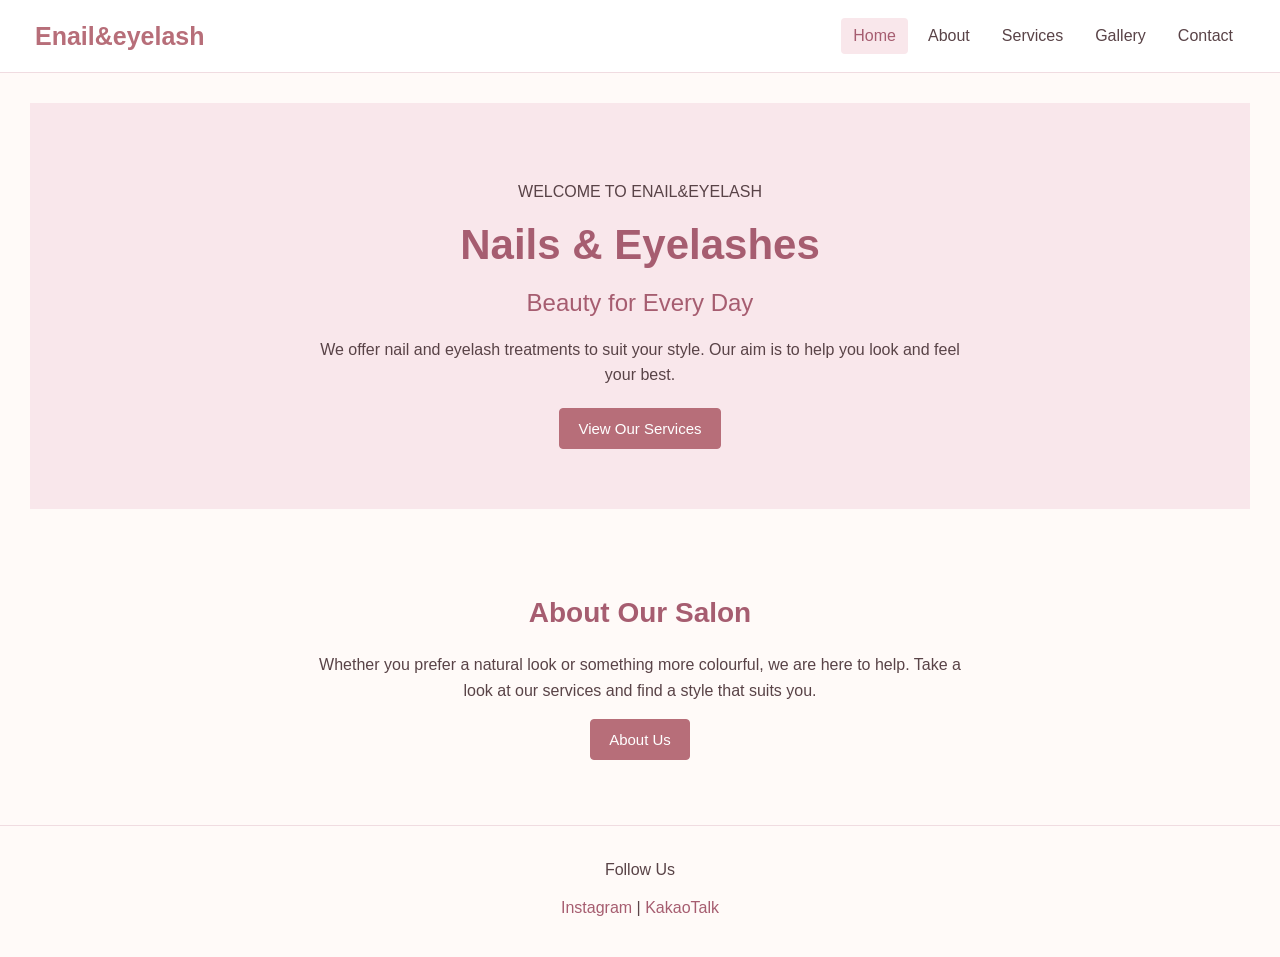
<file: index.html>
<!DOCTYPE html>
<html lang="en">
<head>
    <meta charset="UTF-8">
    <meta name="viewport" content="width=device-width, initial-scale=1.0">

    <title>Home | Enail&eyelash</title>
    <link rel="stylesheet" href="styles.css">
</head>

<body>

    <!-- Navigation bar -->
    <div class="navbar">
        <a href="index.html" class="logo">Enail&eyelash</a>

        <div class="menu">
            <a href="index.html" class="active">Home</a>
            <a href="about.html">About</a>
            <a href="services.html">Services</a>
            <a href="gallery.html">Gallery</a>
            <a href="contact.html">Contact</a>
        </div>
    </div>

    <!-- Main section -->
    <section class="home">
        <div class="home-content">
            <p class="home-label">WELCOME TO ENAIL&EYELASH</p>

            <h1>Nails & Eyelashes</h1>

            <h2>Beauty for Every Day</h2>

            <p class="description">
                We offer nail and eyelash treatments to suit your style.
                Our aim is to help you look and feel your best.
            </p>

            <a href="services.html" class="home-button">
                View Our Services
            </a>
        </div>
    </section>

    <!-- Welcome section -->
    <section class="home-welcome">
        <h2>About Our Salon</h2>

        <p>
            Whether you prefer a natural look or something more colourful,
            we are here to help. Take a look at our services and find a
            style that suits you.
        </p>

        <a href="about.html" class="home-secondary-button">
            About Us
        </a>
    </section>

    <!-- Social media links -->
    <div class="about-socials">
        <p>Follow Us</p>

        <a href="https://www.instagram.com/enail_eyelash_nz/"
           target="_blank"
           rel="noopener noreferrer">
            Instagram
        </a>

        <span>|</span>

        <a href="https://open.kakao.com/me/enail_eyelash"
           target="_blank"
           rel="noopener noreferrer">
            KakaoTalk
        </a>
    </div>

</body>
</html>
</file>
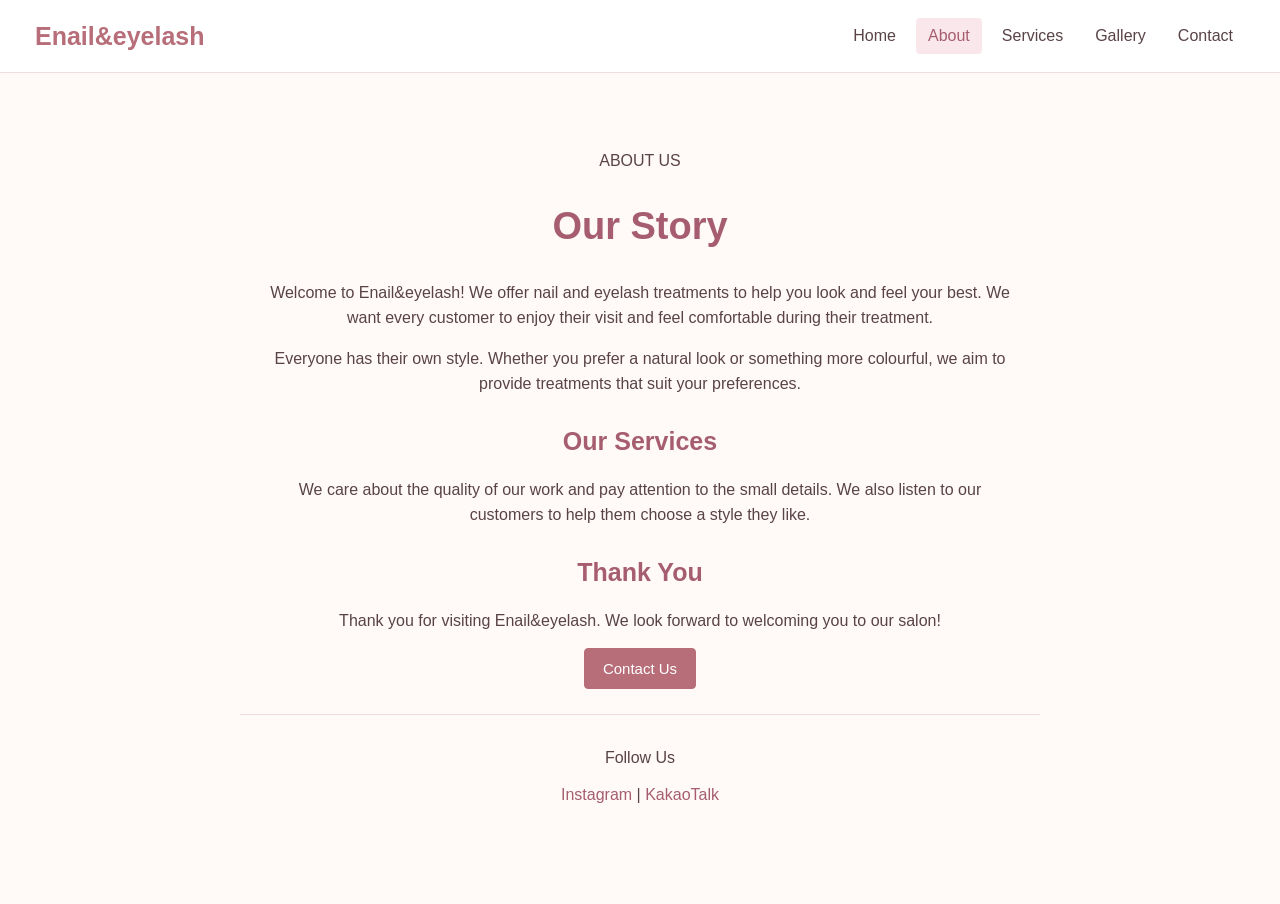
<file: about.html>
<!DOCTYPE html>
<html lang="en">
<head>
    <meta charset="UTF-8">
    <meta name="viewport" content="width=device-width, initial-scale=1.0">

    <title>About Us | Enail&eyelash</title>
    <link rel="stylesheet" href="styles.css">
</head>

<body>

    <!-- Navigation bar -->
    <div class="navbar">
        <a href="index.html" class="logo">Enail&eyelash</a>

        <div class="menu">
            <a href="index.html">Home</a>
            <a href="about.html" class="active">About</a>
            <a href="services.html">Services</a>
            <a href="gallery.html">Gallery</a>
            <a href="contact.html">Contact</a>
        </div>
    </div>

    <!-- About section -->
    <section class="about-content">
        <p class="about-label">ABOUT US</p>

        <h1>Our Story</h1>

        <p>
            Welcome to Enail&eyelash! We offer nail and eyelash treatments
            to help you look and feel your best. We want every customer
            to enjoy their visit and feel comfortable during their treatment.
        </p>

        <p>
            Everyone has their own style. Whether you prefer a natural look
            or something more colourful, we aim to provide treatments that
            suit your preferences.
        </p>

        <h2>Our Services</h2>

        <p>
            We care about the quality of our work and pay attention to
            the small details. We also listen to our customers to help
            them choose a style they like.
        </p>

        <h2>Thank You</h2>

        <p>
            Thank you for visiting Enail&eyelash. We look forward to
            welcoming you to our salon!
        </p>

        <a href="contact.html" class="about-contact-btn">
            Contact Us
        </a>

        <!-- Social media links -->
        <div class="about-socials">
            <p>Follow Us</p>

            <a href="https://www.instagram.com/enail_eyelash_nz/"
               target="_blank"
               rel="noopener noreferrer">
                Instagram
            </a>

            <span>|</span>

            <a href="https://open.kakao.com/me/enail_eyelash"
               target="_blank"
               rel="noopener noreferrer">
                KakaoTalk
            </a>
        </div>
    </section>

</body>
</html>
</file>
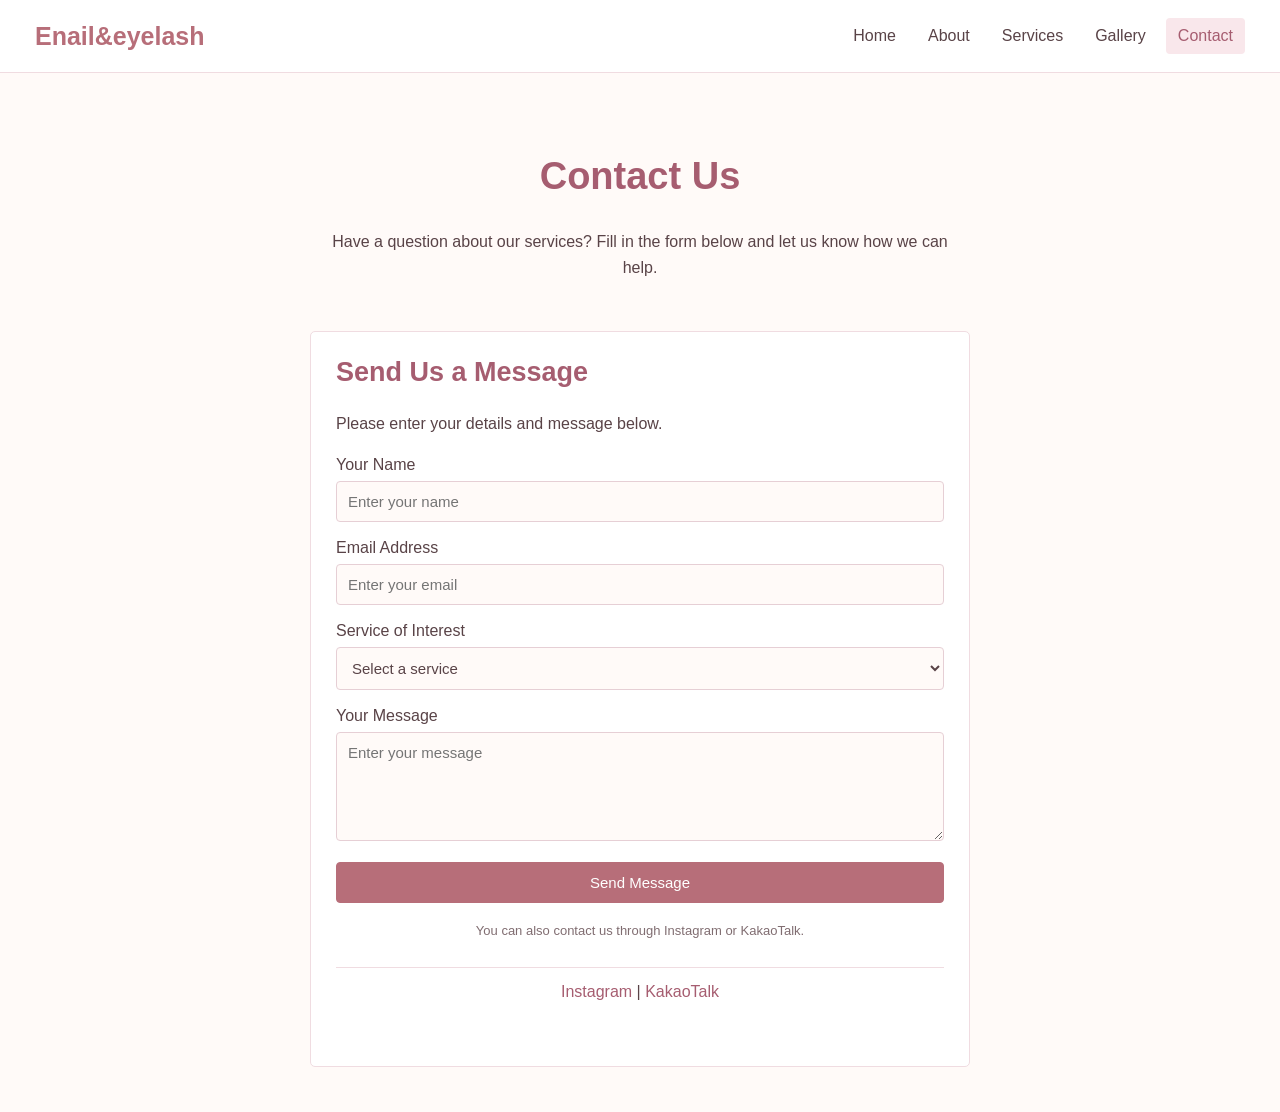
<file: contact.html>
<!DOCTYPE html>
<html lang="en">
<head>
    <meta charset="UTF-8">
    <meta name="viewport" content="width=device-width, initial-scale=1.0">

    <title>Contact Us | Enail&eyelash</title>
    <link rel="stylesheet" href="styles.css">
</head>

<body>

    <!-- Navigation Bar -->
    <div class="navbar">
        <a href="index.html" class="logo">Enail&eyelash</a>

        <div class="menu">
            <a href="index.html">Home</a>
            <a href="about.html">About</a>
            <a href="services.html">Services</a>
            <a href="gallery.html">Gallery</a>
            <a href="contact.html" class="active">Contact</a>
        </div>
    </div>

    <!-- Contact Introduction -->
    <section class="contact-intro">
        <h1>Contact Us</h1>
        <p>
            Have a question about our services? Fill in the form below
            and let us know how we can help.
        </p>
    </section>

    <!-- Contact Form -->
    <section class="contact-container">
        <div class="contact-form-card">

            <h2>Send Us a Message</h2>

            <p class="form-description">
                Please enter your details and message below.
            </p>

            <form action="#" method="post">

                <div class="form-group">
                    <label for="name">Your Name</label>
                    <input
                        type="text"
                        id="name"
                        name="name"
                        placeholder="Enter your name"
                        required>
                </div>

                <div class="form-group">
                    <label for="email">Email Address</label>
                    <input
                        type="email"
                        id="email"
                        name="email"
                        placeholder="Enter your email"
                        required>
                </div>

                <div class="form-group">
                    <label for="service">Service of Interest</label>
                    <select id="service" name="service" required>
                        <option value="" disabled selected>
                            Select a service
                        </option>
                        <option value="manicure">Manicure</option>
                        <option value="pedicure">Pedicure</option>
                        <option value="eyelashes">Eyelash Treatment</option>
                        <option value="other">Other Enquiry</option>
                    </select>
                </div>

                <div class="form-group">
                    <label for="message">Your Message</label>
                    <textarea
                        id="message"
                        name="message"
                        rows="5"
                        placeholder="Enter your message"
                        required></textarea>
                </div>

                <button type="submit" class="contact-submit">
                    Send Message
                </button>

            </form>

            <p class="form-note">
                You can also contact us through Instagram or KakaoTalk.
            </p>

            <div class="about-socials">
                <a href="https://www.instagram.com/enail_eyelash_nz/"
                   target="_blank"
                   rel="noopener noreferrer">Instagram</a>
                <span>|</span>
                <a href="https://open.kakao.com/me/enail_eyelash"
                   target="_blank"
                   rel="noopener noreferrer">KakaoTalk</a>
            </div>

        </div>
    </section>

</body>
</html>
</file>
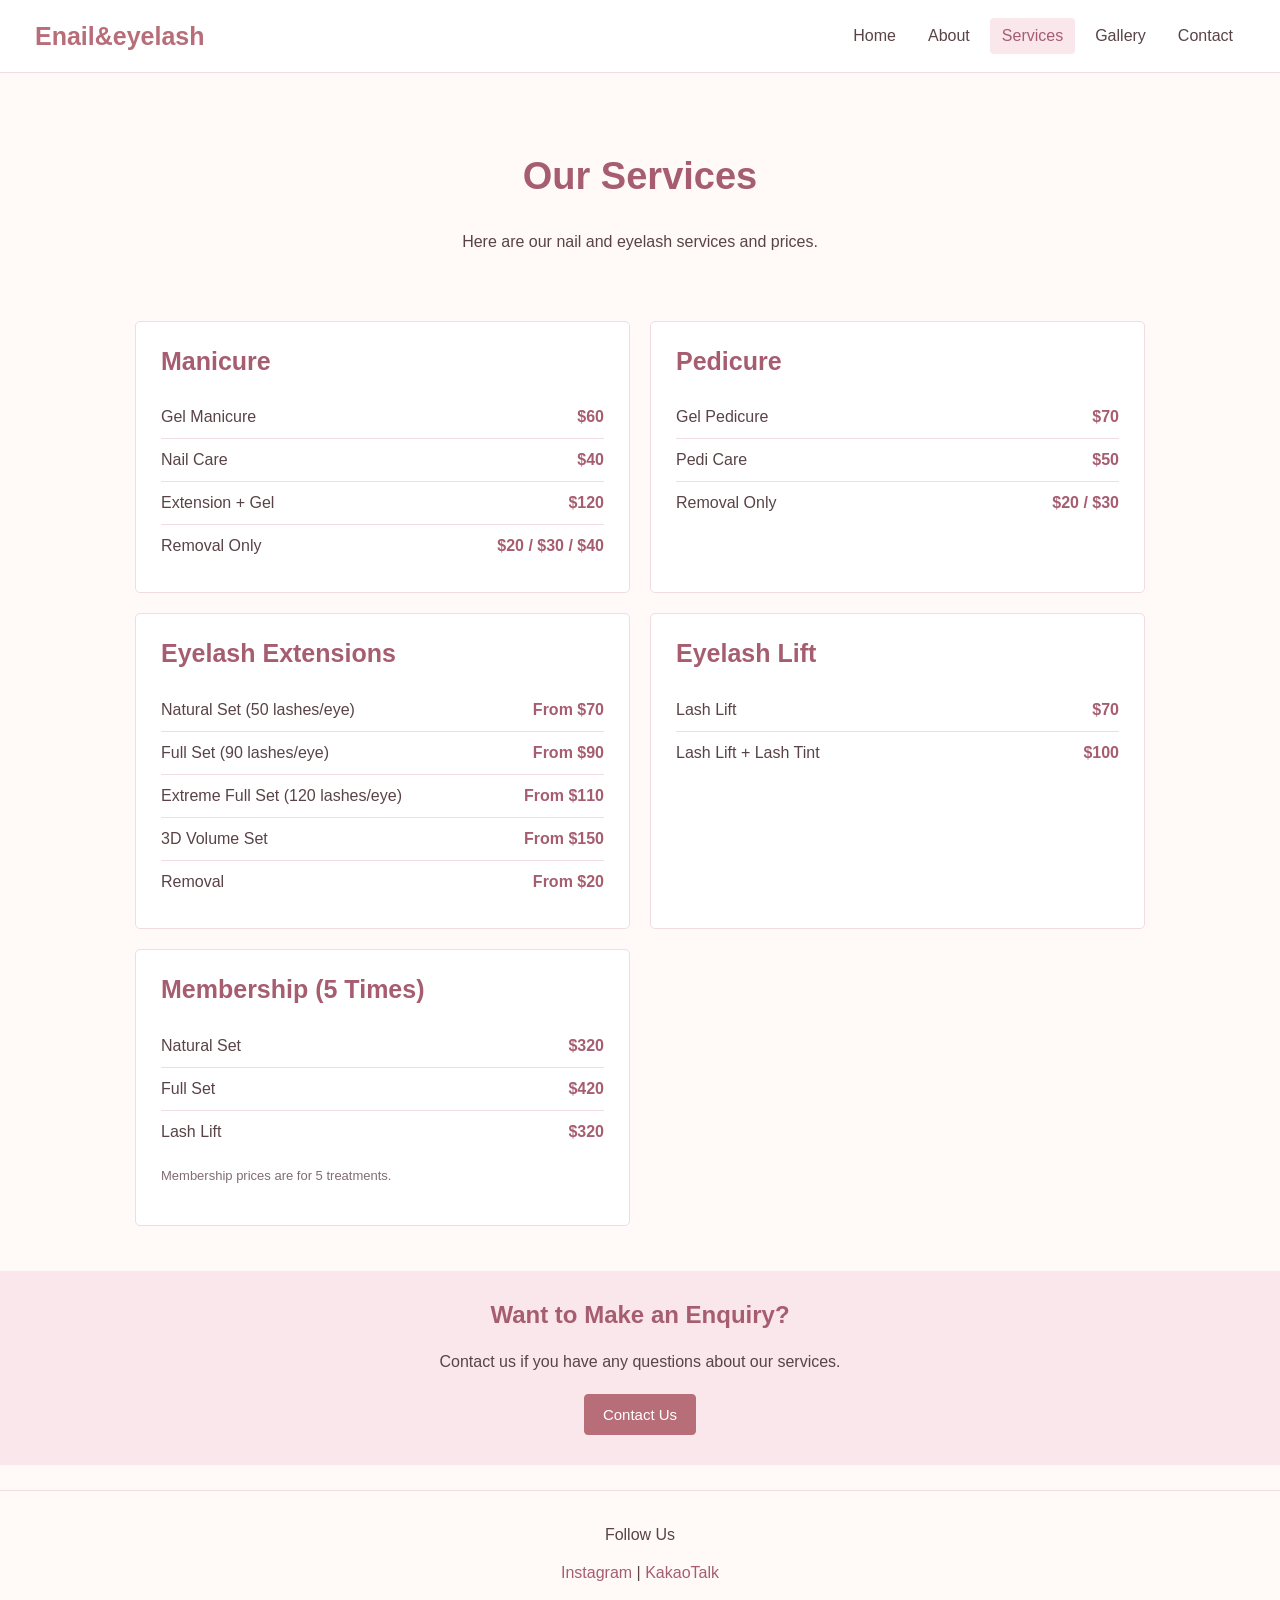
<file: services.html>
<!DOCTYPE html>
<html lang="en">
<head>
    <meta charset="UTF-8">
    <meta name="viewport" content="width=device-width, initial-scale=1.0">
    <title>Our Services | Enail&eyelash</title>
    <link rel="stylesheet" href="styles.css">
</head>

<body>

    <!-- Navigation Bar -->
    <div class="navbar">
        <a href="index.html" class="logo">Enail&eyelash</a>

        <div class="menu">
            <a href="index.html">Home</a>
            <a href="about.html">About</a>
            <a href="services.html" class="active">Services</a>
            <a href="gallery.html">Gallery</a>
            <a href="contact.html">Contact</a>
        </div>
    </div>

    <!-- Services Introduction -->
    <section class="services-intro">
        <h1>Our Services</h1>
        <p>Here are our nail and eyelash services and prices.</p>
    </section>

    <!-- Service Cards -->
    <section class="services-container">

        <!-- Manicure -->
        <div class="service-card">
            <h2>Manicure</h2>

            <div class="service-item">
                <span>Gel Manicure</span>
                <span class="price">$60</span>
            </div>

            <div class="service-item">
                <span>Nail Care</span>
                <span class="price">$40</span>
            </div>

            <div class="service-item">
                <span>Extension + Gel</span>
                <span class="price">$120</span>
            </div>

            <div class="service-item">
                <span>Removal Only</span>
                <span class="price">$20 / $30 / $40</span>
            </div>
        </div>

        <!-- Pedicure -->
        <div class="service-card">
            <h2>Pedicure</h2>

            <div class="service-item">
                <span>Gel Pedicure</span>
                <span class="price">$70</span>
            </div>

            <div class="service-item">
                <span>Pedi Care</span>
                <span class="price">$50</span>
            </div>

            <div class="service-item">
                <span>Removal Only</span>
                <span class="price">$20 / $30</span>
            </div>
        </div>

        <!-- Eyelash Extensions -->
        <div class="service-card">
            <h2>Eyelash Extensions</h2>

            <div class="service-item">
                <span>Natural Set (50 lashes/eye)</span>
                <span class="price">From $70</span>
            </div>

            <div class="service-item">
                <span>Full Set (90 lashes/eye)</span>
                <span class="price">From $90</span>
            </div>

            <div class="service-item">
                <span>Extreme Full Set (120 lashes/eye)</span>
                <span class="price">From $110</span>
            </div>

            <div class="service-item">
                <span>3D Volume Set</span>
                <span class="price">From $150</span>
            </div>

            <div class="service-item">
                <span>Removal</span>
                <span class="price">From $20</span>
            </div>
        </div>

        <!-- Eyelash Lift -->
        <div class="service-card">
            <h2>Eyelash Lift</h2>

            <div class="service-item">
                <span>Lash Lift</span>
                <span class="price">$70</span>
            </div>

            <div class="service-item">
                <span>Lash Lift + Lash Tint</span>
                <span class="price">$100</span>
            </div>
        </div>

        <!-- Membership -->
        <div class="service-card">
            <h2>Membership (5 Times)</h2>

            <div class="service-item">
                <span>Natural Set</span>
                <span class="price">$320</span>
            </div>

            <div class="service-item">
                <span>Full Set</span>
                <span class="price">$420</span>
            </div>

            <div class="service-item">
                <span>Lash Lift</span>
                <span class="price">$320</span>
            </div>

            <p class="service-note">
                Membership prices are for 5 treatments.
            </p>
        </div>

    </section>

    <!-- Contact Link -->
    <section class="contact-closing">
        <h2>Want to Make an Enquiry?</h2>
        <p>Contact us if you have any questions about our services.</p>
        <a href="contact.html" class="service-button">Contact Us</a>
    </section>

    <!-- Social Media Links -->
    <div class="about-socials">
        <p>Follow Us</p>
        <a href="https://www.instagram.com/enail_eyelash_nz/"
           target="_blank" rel="noopener noreferrer">Instagram</a>
        <span>|</span>
        <a href="https://open.kakao.com/me/enail_eyelash"
           target="_blank" rel="noopener noreferrer">KakaoTalk</a>
    </div>

</body>
</html>
</file>
<file: styles.css>
/* Basic styles for Enail&eyelash */

* {
    box-sizing: border-box;
}

body {
    margin: 0;
    background-color: #fffaf8;
    color: #594347;
    font-family: Arial, sans-serif;
    font-size: 16px;
}

h1, h2, h3 {
    color: #a65d70;
}

p {
    line-height: 1.6;
}

/* Navigation Bar */

.navbar {
    display: flex;
    justify-content: space-between;
    align-items: center;
    padding: 18px 35px;
    background-color: white;
    border-bottom: 1px solid #f0dce1;
}

.logo {
    color: #b76e79;
    font-size: 25px;
    font-weight: bold;
    text-decoration: none;
}

.menu {
    display: flex;
    flex-wrap: wrap;
    gap: 8px;
}

.menu a {
    color: #594347;
    text-decoration: none;
    padding: 9px 12px;
    border-radius: 4px;
}

.menu a:hover,
.menu a.active {
    background-color: #f9e7eb;
    color: #a65d70;
}

/* Home Page */

.home {
    min-height: 380px;
    margin: 30px;
    padding: 60px 35px;
    display: flex;
    align-items: center;
    justify-content: center;
    text-align: center;
    background-color: #f9e7eb;
}

.home-content {
    max-width: 650px;
}

.home-content h1 {
    font-size: 42px;
    margin: 15px 0;
}

.home-content h2 {
    font-size: 24px;
    font-weight: normal;
}

.description {
    margin: 20px 0;
}

.home-button,
.home-secondary-button,
.about-contact-btn,
.service-button,
.services-contact-button,
.contact-submit {
    display: inline-block;
    padding: 11px 18px;
    background-color: #b76e79;
    color: white;
    border: 1px solid #b76e79;
    border-radius: 4px;
    text-decoration: none;
    font-size: 15px;
    cursor: pointer;
}

.home-button:hover,
.home-secondary-button:hover,
.about-contact-btn:hover,
.service-button:hover,
.services-contact-button:hover,
.contact-submit:hover {
    background-color: #a65d70;
}

.home-welcome {
    max-width: 700px;
    margin: 45px auto;
    padding: 20px;
    text-align: center;
}

.home-welcome h2 {
    font-size: 28px;
}

/* About Page */

.about-content {
    max-width: 850px;
    margin: 35px auto;
    padding: 25px;
    text-align: center;
}

.about-content h1 {
    font-size: 38px;
}

.about-content h2 {
    margin-top: 30px;
    font-size: 25px;
}

.about-content p {
    margin: 15px auto;
    max-width: 750px;
}

/* Services Page */

.services-intro {
    max-width: 750px;
    margin: 35px auto;
    padding: 15px 25px;
    text-align: center;
}

.services-intro h1 {
    font-size: 38px;
}

.services-container {
    max-width: 1050px;
    margin: 0 auto 45px;
    padding: 0 20px;
    display: grid;
    grid-template-columns: repeat(2, minmax(0, 1fr));
    gap: 20px;
}

.service-card {
    padding: 25px;
    background-color: white;
    border: 1px solid #f0dce1;
    border-radius: 5px;
}

.service-card h2 {
    margin-top: 0;
    font-size: 25px;
}

.service-description {
    margin-bottom: 20px;
}

.service-item {
    display: flex;
    justify-content: space-between;
    align-items: flex-start;
    gap: 12px;
    padding: 12px 0;
    border-bottom: 1px solid #f0dce1;
}

.service-item:last-of-type {
    border-bottom: none;
}

.service-item .price {
    color: #a65d70;
    font-weight: bold;
    white-space: nowrap;
}

.service-note {
    font-size: 13px;
    color: #806d71;
}

/* Contact Page */

.contact-intro {
    max-width: 700px;
    margin: 35px auto 20px;
    padding: 15px 25px;
    text-align: center;
}

.contact-intro h1 {
    font-size: 38px;
}

.contact-container {
    max-width: 700px;
    margin: 0 auto 45px;
    padding: 0 20px;
    display: flex;
    justify-content: center;
}

.contact-form-card {
    width: 100%;
    padding: 25px;
    background-color: white;
    border: 1px solid #f0dce1;
    border-radius: 5px;
}

.contact-form-card h2 {
    margin-top: 0;
    font-size: 27px;
}

.form-description {
    margin-bottom: 20px;
}

.form-group {
    margin-bottom: 17px;
}

.form-group label {
    display: block;
    margin-bottom: 7px;
}

.form-group input,
.form-group select,
.form-group textarea {
    width: 100%;
    padding: 11px;
    border: 1px solid #e6cfd5;
    border-radius: 4px;
    background-color: #fffaf8;
    color: #594347;
    font-family: Arial, sans-serif;
    font-size: 15px;
}

.form-group textarea {
    resize: vertical;
}

.contact-submit {
    width: 100%;
}

.form-note {
    text-align: center;
    font-size: 13px;
    color: #806d71;
    margin-top: 18px;
}

/* Social Media Links */

.about-socials {
    margin: 25px auto;
    padding: 15px;
    text-align: center;
    border-top: 1px solid #f0dce1;
}

.about-socials a {
    color: #a65d70;
    text-decoration: none;
}

.about-socials a:hover {
    text-decoration: underline;
}

/* Closing Sections */

.contact-closing,
.services-closing {
    margin-top: 30px;
    padding: 30px 20px;
    background-color: #f9e7eb;
    text-align: center;
}

.contact-closing h2,
.services-closing h2 {
    margin-top: 0;
}

.contact-closing p,
.services-closing p {
    max-width: 650px;
    margin: 0 auto 20px;
}

/* Gallery Page */

.gallery-intro {
    max-width: 750px;
    margin: 35px auto;
    padding: 15px 25px;
    text-align: center;
}

.gallery-intro h1 {
    font-size: 38px;
}

.gallery-container {
    max-width: 1000px;
    margin: 0 auto 45px;
    padding: 0 20px;
}

/* Smaller Screens */

@media (max-width: 700px) {
    .navbar {
        flex-direction: column;
        gap: 15px;
        padding: 18px 15px;
    }

    .menu {
        justify-content: center;
    }

    .menu a {
        padding: 8px;
        font-size: 14px;
    }

    .home {
        margin: 15px;
        padding: 35px 20px;
    }

    .home-content h1 {
        font-size: 32px;
    }

    .home-welcome {
        margin: 30px auto;
        padding: 15px;
    }

    .about-content {
        margin: 20px auto;
        padding: 20px;
    }

    .services-container {
        grid-template-columns: 1fr;
        padding: 0 15px;
    }

    .service-card {
        padding: 20px;
    }

    .service-item {
        font-size: 14px;
    }

    .contact-intro,
    .services-intro,
    .gallery-intro {
        margin: 25px auto;
        padding: 10px 18px;
    }

    .contact-intro h1,
    .services-intro h1,
    .gallery-intro h1 {
        font-size: 31px;
    }

    .contact-form-card {
        padding: 20px;
    }
}


/* Gallery Page */

.gallery-container {
    display: grid;
    grid-template-columns: repeat(3, 1fr);
    gap: 20px;
}

.gallery-item {
    background-color: white;
    border: 1px solid #f0dce1;
    border-radius: 5px;
    padding: 12px;
    text-align: center;
}

.gallery-item img {
    width: 100%;
    height: 220px;
    object-fit: cover;
    border-radius: 4px;
}

.gallery-item p {
    margin-bottom: 5px;
    color: #a65d70;
}

.gallery-closing {
    margin-top: 30px;
    padding: 30px 20px;
    background-color: #f9e7eb;
    text-align: center;
}

.gallery-closing h2 {
    margin-top: 0;
}

@media (max-width: 700px) {
    .gallery-container {
        grid-template-columns: repeat(2, 1fr);
        padding: 0 15px;
    }

    .gallery-item img {
        height: 160px;
    }
}
</file>
